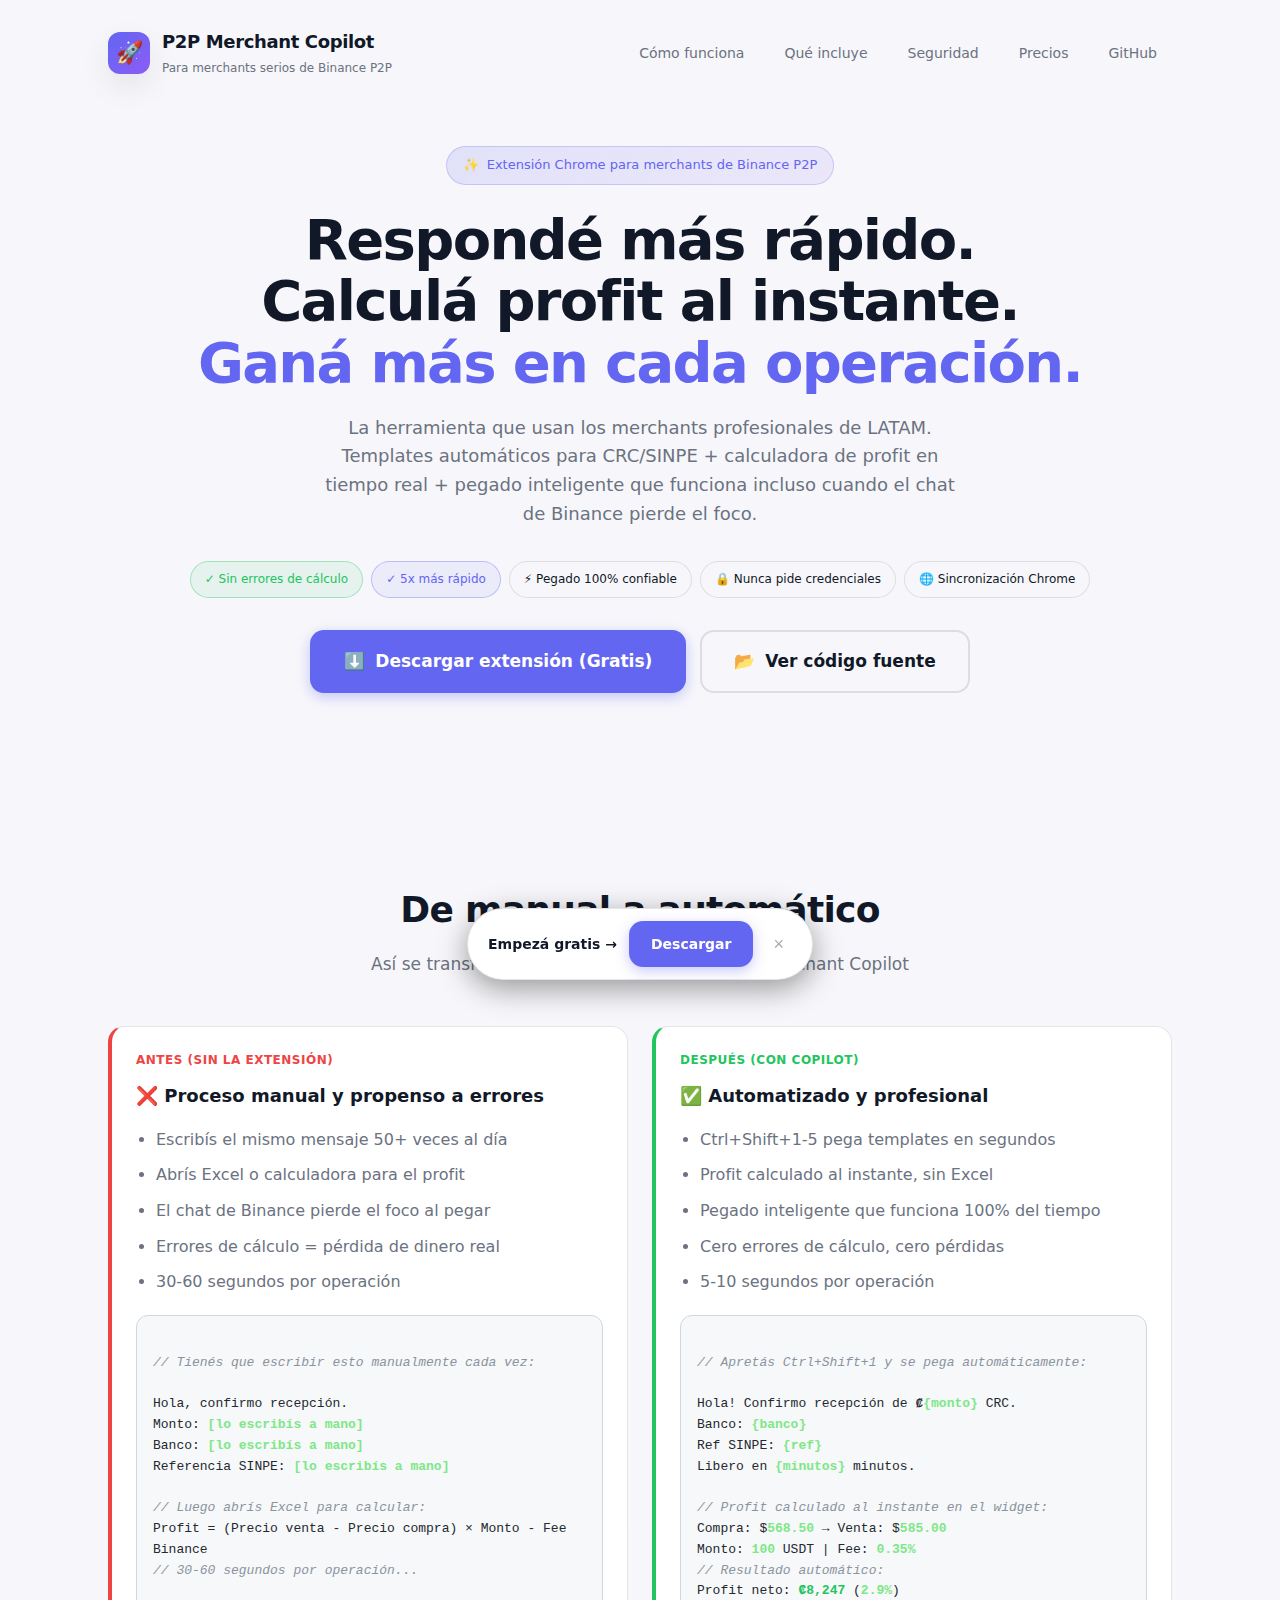
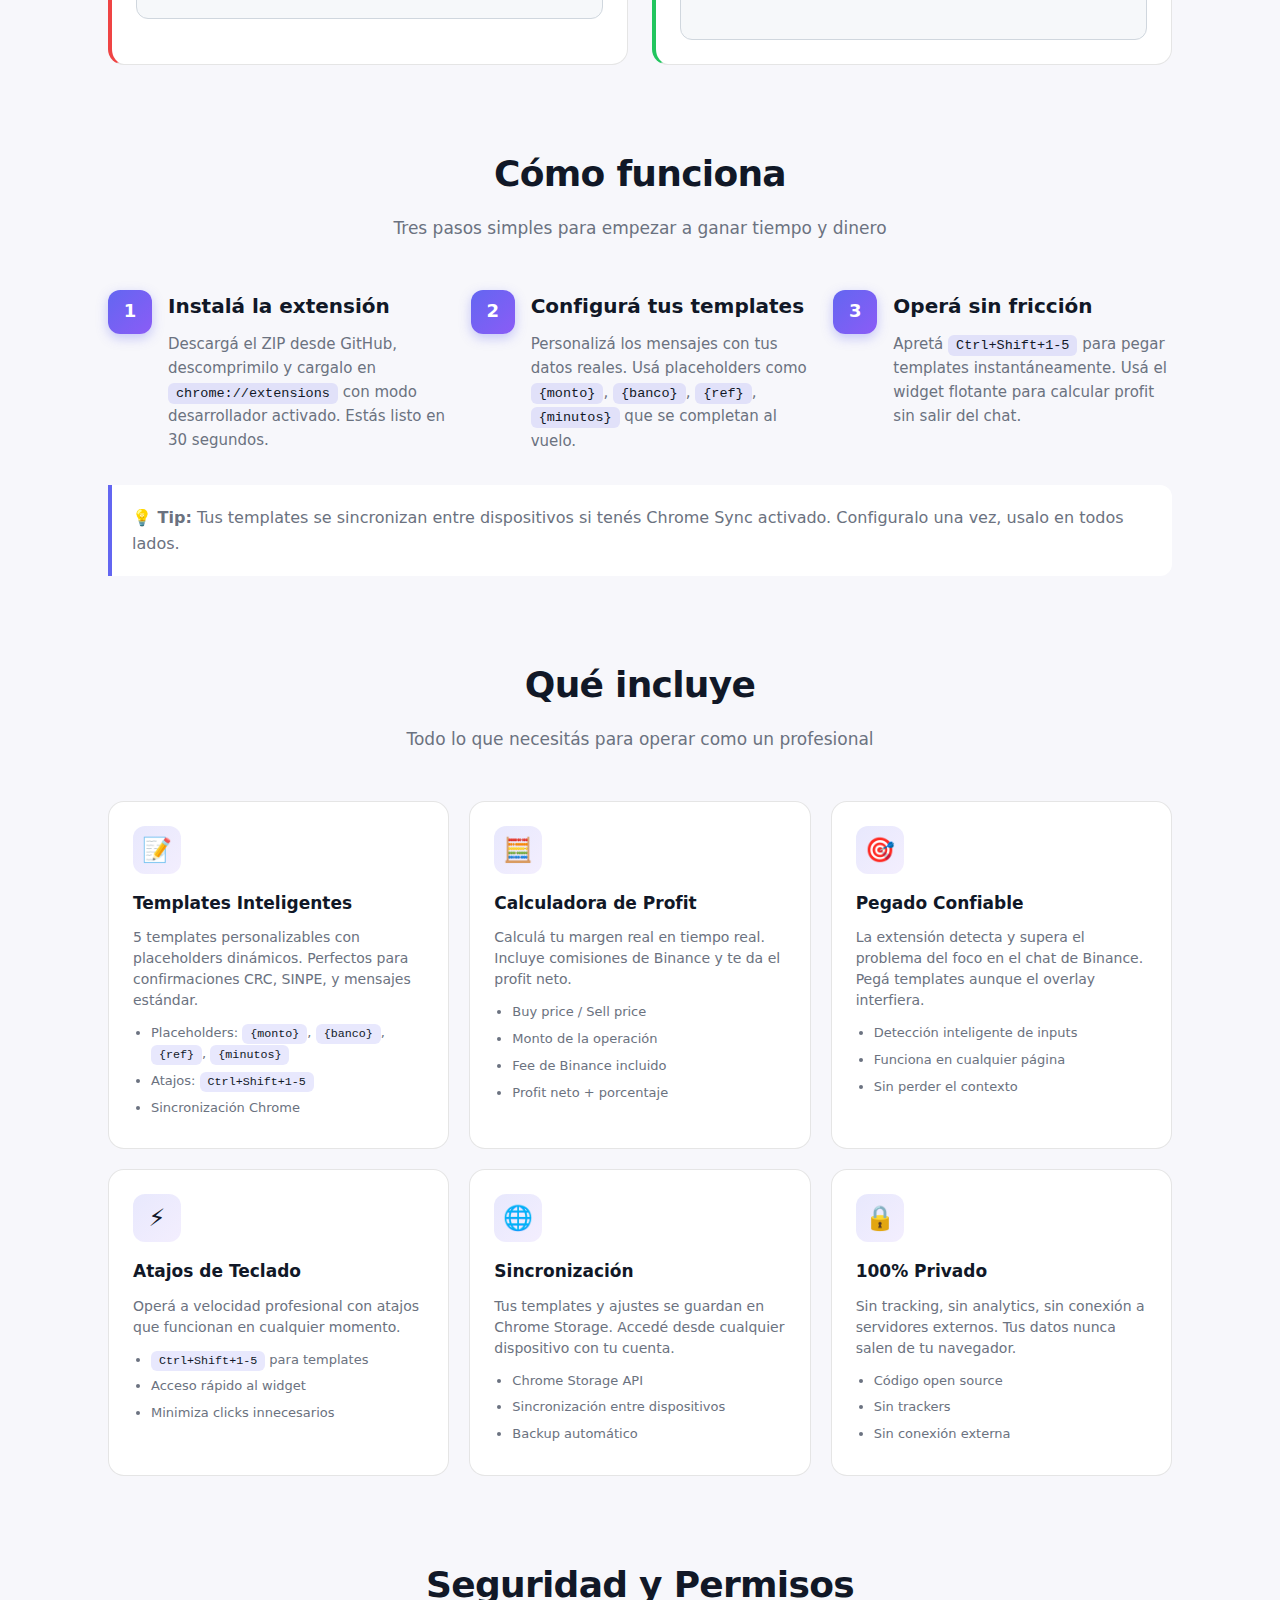
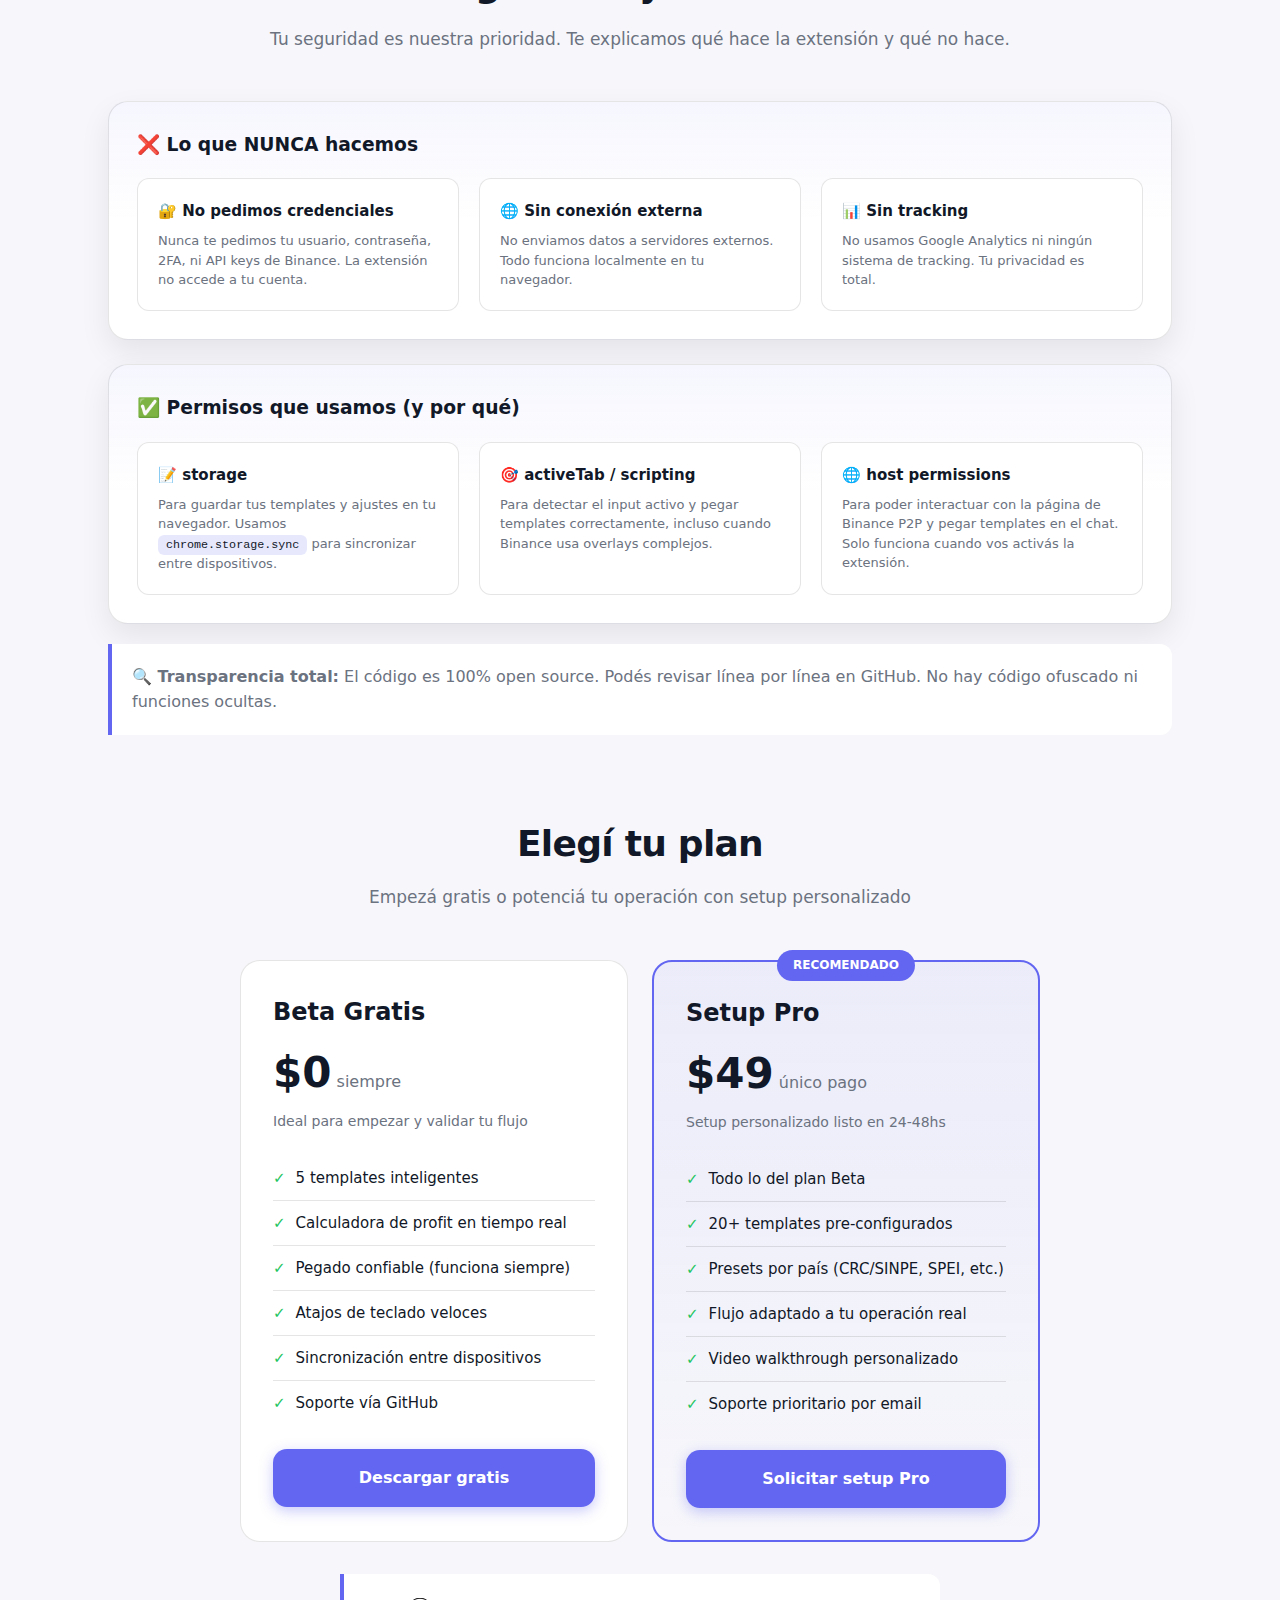
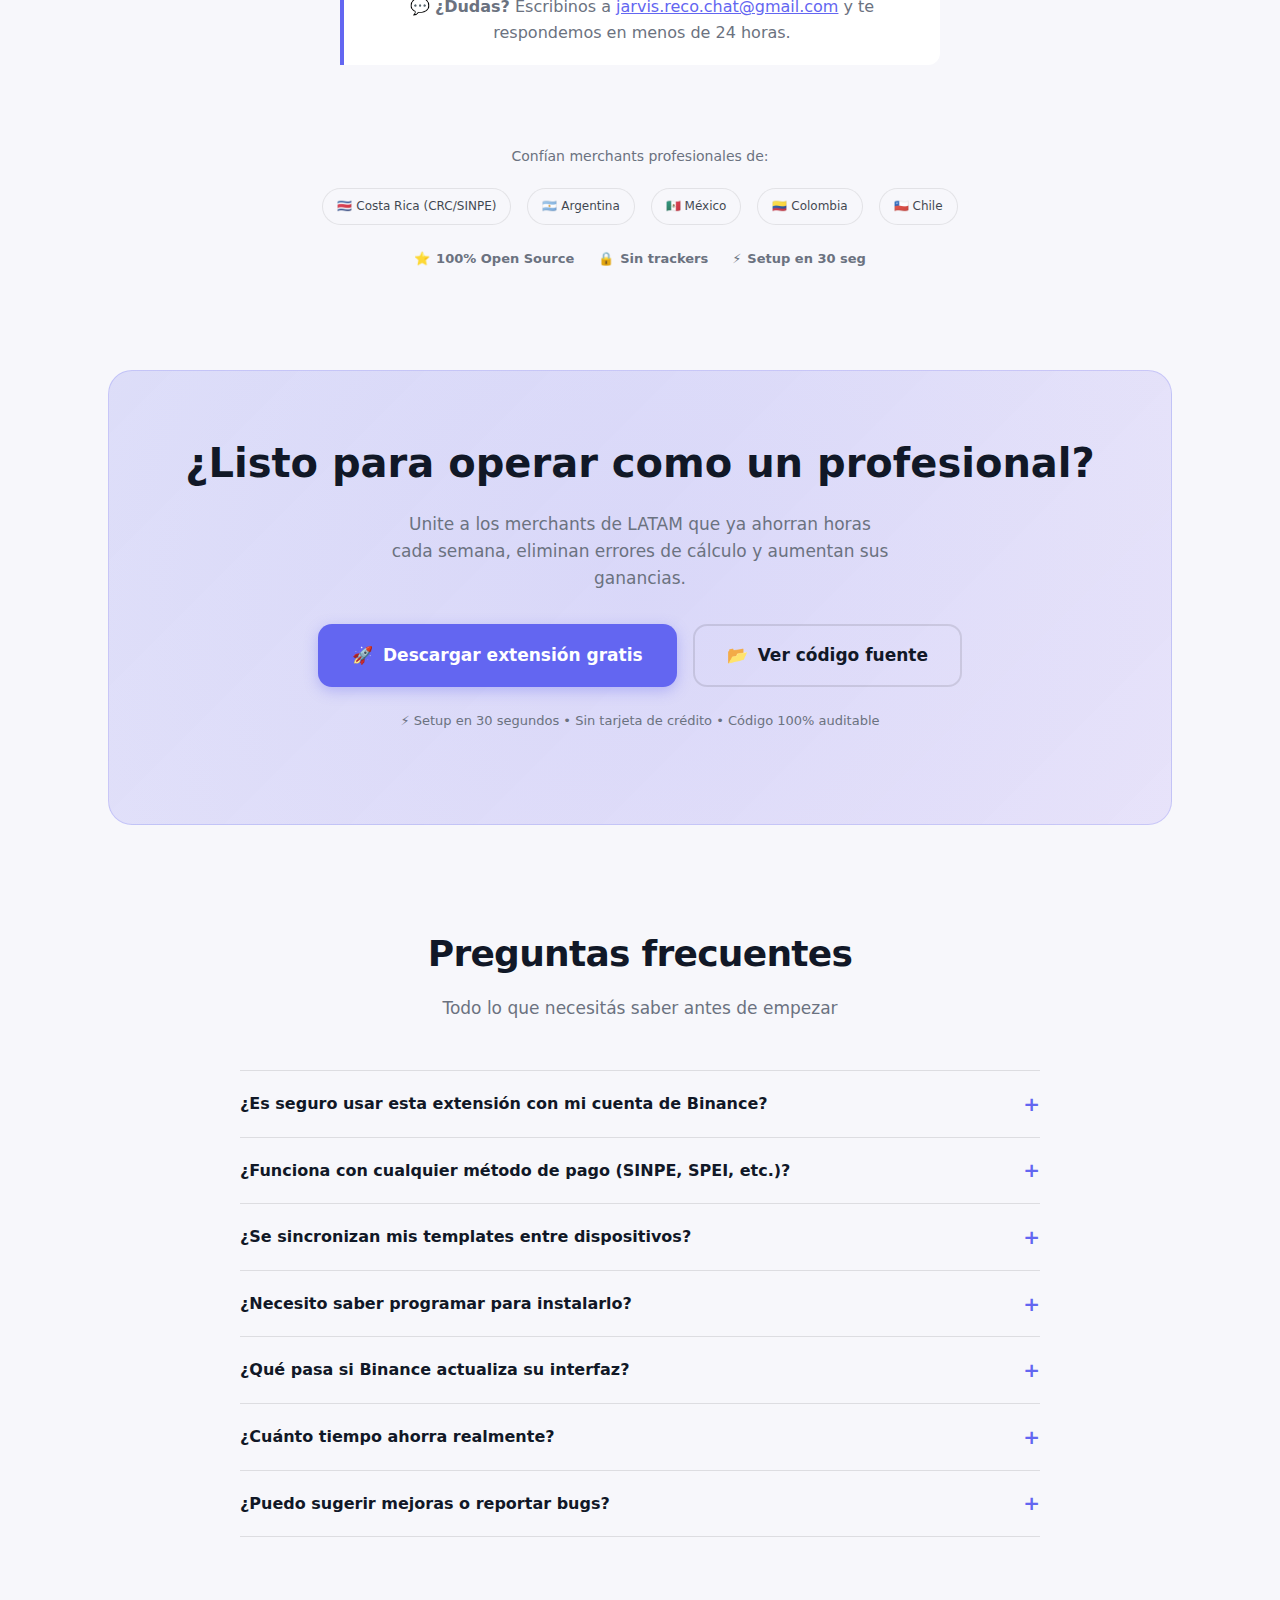
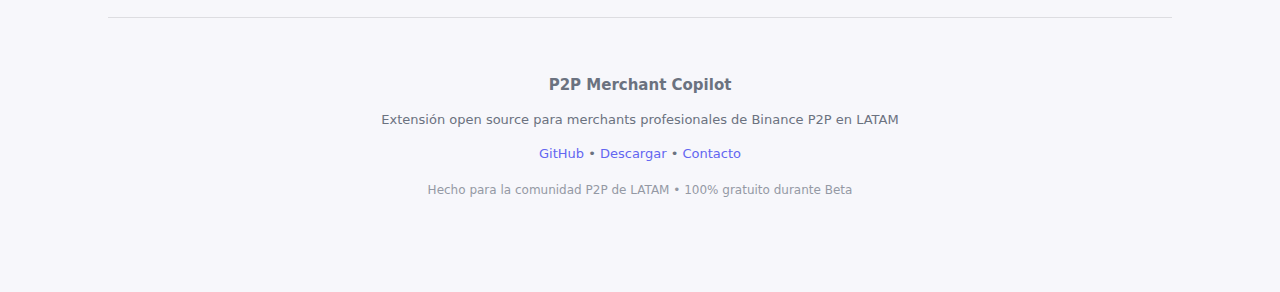
<file: index.html>
<!doctype html>
<html lang="es" style="color-scheme: dark light;">
<head>
  <meta charset="utf-8" />
  <meta name="viewport" content="width=device-width, initial-scale=1" />
  <meta name="theme-color" content="#0b0f14" />
  
  <!-- Primary Meta Tags -->
  <title>P2P Merchant Copilot — Extensión Chrome para Merchants Binance P2P</title>
  <meta name="description" content="La herramienta que usan los merchants profesionales de LATAM. Templates automáticos + calculadora de profit en tiempo real. Reduce errores, ahorra horas, aumenta tus ganancias." />
  <meta name="keywords" content="Binance P2P, merchant P2P, templates P2P, calculadora profit, CRC, SINPE, SPEI, trading P2P, extensión Chrome" />
  
  <!-- Open Graph / Facebook -->
  <meta property="og:type" content="website" />
  <meta property="og:url" content="https://jarvis-chiko-bot.github.io/p2p-merchant-copilot/" />
  <meta property="og:title" content="P2P Merchant Copilot — Extensión Chrome para Merchants Binance P2P" />
  <meta property="og:description" content="Templates automáticos + calculadora de profit en tiempo real. La herramienta que usan los merchants profesionales de LATAM para operar más rápido y sin errores." />
  <meta property="og:image" content="https://opengraph.githubassets.com/1/jarvis-chiko-bot/p2p-merchant-copilot" />
  <meta property="og:image:width" content="1200" />
  <meta property="og:image:height" content="600" />

  <!-- Twitter -->
  <meta name="twitter:card" content="summary_large_image" />
  <meta name="twitter:url" content="https://jarvis-chiko-bot.github.io/p2p-merchant-copilot/" />
  <meta name="twitter:title" content="P2P Merchant Copilot — Extensión Chrome para Merchants Binance P2P" />
  <meta name="twitter:description" content="Templates automáticos + calculadora de profit en tiempo real. La herramienta que usan los merchants profesionales de LATAM." />
  <meta name="twitter:image" content="https://opengraph.githubassets.com/1/jarvis-chiko-bot/p2p-merchant-copilot" />
  
  <!-- Favicon -->
  <link rel="icon" type="image/svg+xml" href="data:image/svg+xml,<svg xmlns='http://www.w3.org/2000/svg' viewBox='0 0 100 100'><rect fill='%236366f1' rx='20' width='100' height='100'/><text y='.9em' font-size='70' x='50%' text-anchor='middle' dominant-baseline='middle'>🚀</text></svg>" />

  <style>
    :root{
      --bg:#0b0f14;--card:#0f172a;--card2:#111827;--text:#e5e7eb;--muted:#9ca3af;
      --accent:#6366f1;--accent2:#22c55e;--danger:#ef4444;--border:rgba(255,255,255,.10);
      --shadow: 0 12px 30px rgba(0,0,0,.35);--focus-ring:rgba(99,102,241,.45);
    }
    @media (prefers-color-scheme: light){
      :root{--bg:#f7f7fb;--card:#ffffff;--card2:#ffffff;--text:#111827;--muted:#6b7280;--border:rgba(0,0,0,.10);--shadow: 0 12px 30px rgba(0,0,0,.08);--focus-ring:rgba(99,102,241,.4)}
    }

    *{box-sizing:border-box}
    html{scroll-behavior:smooth}
    body{margin:0;font-family:ui-sans-serif,system-ui,-apple-system,Segoe UI,Roboto,Helvetica,Arial; background:var(--bg); color:var(--text);line-height:1.6}
    a{color:inherit}
    .wrap{max-width:1100px;margin:0 auto;padding:28px 18px 80px}

    /* Accessibility */
    .skip{position:absolute;left:-9999px;top:16px;background:var(--accent);color:white;padding:12px 16px;border-radius:10px;text-decoration:none;font-weight:600;z-index:1000}
    .skip:focus{left:16px;outline:3px solid var(--focus-ring);outline-offset:3px}
    *:focus-visible{outline:3px solid var(--focus-ring);outline-offset:2px;border-radius:4px}
    
    /* Header */
    header{display:flex;gap:12px;align-items:center;justify-content:space-between;margin-bottom:28px;flex-wrap:wrap}
    .brand{display:flex;gap:12px;align-items:center}
    .logo{width:42px;height:42px;border-radius:12px;background:linear-gradient(135deg,var(--accent),#8b5cf6);box-shadow:var(--shadow);display:flex;align-items:center;justify-content:center;font-size:22px}
    .brand b{letter-spacing:-.02em;font-size:18px}
    .brand-tagline{font-size:12px;color:var(--muted);margin-top:2px}

    .nav{display:flex;gap:10px;flex-wrap:wrap;justify-content:flex-end}
    .link{font-size:14px;color:var(--muted);text-decoration:none;border:1px solid transparent;padding:10px 14px;border-radius:10px;transition:all .2s}
    .link:hover{border-color:var(--border);color:var(--text);background:var(--card)}

    /* Hero */
    .hero{text-align:center;padding:40px 0 60px}
    .hero-badge{display:inline-flex;align-items:center;gap:8px;background:linear-gradient(135deg,rgba(99,102,241,.15),rgba(139,92,246,.1));border:1px solid rgba(99,102,241,.25);padding:8px 16px;border-radius:999px;font-size:13px;color:var(--accent);margin-bottom:24px}
    h1{margin:0 0 20px 0;font-size:clamp(36px,6vw,56px);letter-spacing:-.03em;line-height:1.1;font-weight:800}
    .hero p{margin:0 auto 32px;max-width:640px;color:var(--muted);font-size:18px;line-height:1.6}
    .hero-cta{display:flex;flex-wrap:wrap;gap:14px;justify-content:center;margin-bottom:48px}
    .btn{display:inline-flex;gap:10px;align-items:center;justify-content:center;text-decoration:none;background:var(--accent);color:white;padding:14px 28px;border-radius:14px;font-weight:700;font-size:16px;border:2px solid transparent;transition:all .2s;box-shadow:0 4px 14px rgba(99,102,241,.35);position:relative;overflow:hidden}
    .btn:hover{transform:translateY(-2px);box-shadow:0 8px 25px rgba(99,102,241,.5)}
    .btn:active{transform:translateY(0)}
    .btn.secondary{background:transparent;border-color:var(--border);color:var(--text);box-shadow:none}
    .btn.secondary:hover{background:var(--card);border-color:var(--accent);color:var(--accent)}
    .btn.large{padding:16px 32px;font-size:17px}

    /* Sections */
    section{margin:80px 0}
    .section-header{text-align:center;margin-bottom:48px}
    .section-header h2{margin:0 0 12px 0;font-size:clamp(28px,4vw,36px);letter-spacing:-.02em}
    .section-header p{margin:0;color:var(--muted);font-size:17px}

    /* Cards */
    .card{background:linear-gradient(180deg,rgba(99,102,241,.06),transparent 50%), var(--card2);border:1px solid var(--border);border-radius:20px;padding:28px;box-shadow:var(--shadow)}
    .grid2{display:grid;grid-template-columns:repeat(2,1fr);gap:20px}
    .grid3{display:grid;grid-template-columns:repeat(3,1fr);gap:20px}
    .grid4{display:grid;grid-template-columns:repeat(4,1fr);gap:20px}
    @media (max-width:980px){.grid2,.grid3,.grid4{grid-template-columns:1fr}}

    /* Before/After */
    .comparison{display:grid;grid-template-columns:1fr 1fr;gap:24px}
    @media (max-width:768px){.comparison{grid-template-columns:1fr}}
    .comparison-box{background:var(--card);border:1px solid var(--border);border-radius:16px;padding:24px}
    .comparison-box.before{border-left:4px solid var(--danger)}
    .comparison-box.after{border-left:4px solid var(--accent2)}
    .comparison-label{font-size:12px;font-weight:700;text-transform:uppercase;letter-spacing:0.5px;margin-bottom:12px;color:var(--muted)}
    .comparison-box.before .comparison-label{color:var(--danger)}
    .comparison-box.after .comparison-label{color:var(--accent2)}
    .comparison-box h4{margin:0 0 16px 0;font-size:18px}
    .comparison-box ul{margin:0 0 20px 20px;padding:0;color:var(--muted)}
    .comparison-box li{margin:10px 0}
    
    /* Code blocks */
    .code-block{background:#0d1117;border:1px solid #30363d;border-radius:12px;padding:16px;font-family:ui-monospace,SFMono-Regular,Menlo,Monaco,Consolas,"Liberation Mono","Courier New",monospace;font-size:13px;line-height:1.6;overflow-x:auto;color:#e6edf3;white-space:pre-wrap;word-break:break-word}
    @media (prefers-color-scheme: light){.code-block{background:#f6f8fa;border-color:#d0d7de;color:#24292f}}
    .code-block .comment{color:#8b949e;font-style:italic}
    .code-block .highlight{color:#7ee787;font-weight:600}
    .code-block .highlight-pink{color:#f778ba;font-weight:600}
    .code-block .highlight-blue{color:#79c0ff;font-weight:600}
    
    /* Steps */
    .steps{display:flex;gap:24px;counter-reset:step}
    @media (max-width:768px){.steps{flex-direction:column}}
    .step{flex:1;position:relative;padding-left:60px}
    .step::before{counter-increment:step;content:counter(step);position:absolute;left:0;top:0;width:44px;height:44px;background:linear-gradient(135deg,var(--accent),#8b5cf6);border-radius:12px;display:flex;align-items:center;justify-content:center;font-weight:800;font-size:18px;color:white;box-shadow:0 4px 12px rgba(99,102,241,.35)}
    .step h3{margin:0 0 10px 0;font-size:20px}
    .step p{margin:0;color:var(--muted);font-size:15px}

    /* Features */
    .feature{background:var(--card);border:1px solid var(--border);border-radius:16px;padding:24px;transition:all .2s}
    .feature:hover{transform:translateY(-4px);box-shadow:0 12px 30px rgba(0,0,0,.2)}
    .feature-icon{width:48px;height:48px;background:linear-gradient(135deg,rgba(99,102,241,.15),rgba(139,92,246,.1));border-radius:12px;display:flex;align-items:center;justify-content:center;font-size:24px;margin-bottom:16px}
    .feature h3{margin:0 0 10px 0;font-size:17px}
    .feature p{margin:0;color:var(--muted);font-size:14px;line-height:1.5}
    .feature ul{margin:12px 0 0 18px;padding:0;color:var(--muted);font-size:13px}
    .feature li{margin:6px 0}

    /* Pricing */
    .pricing{display:grid;grid-template-columns:1fr 1fr;gap:24px;max-width:800px;margin:0 auto}
    @media (max-width:768px){.pricing{grid-template-columns:1fr}}
    .pricing-card{background:var(--card);border:1px solid var(--border);border-radius:20px;padding:32px;position:relative}
    .pricing-card.featured{border:2px solid var(--accent);background:linear-gradient(180deg,rgba(99,102,241,.08),transparent)}
    .pricing-badge{position:absolute;top:-12px;left:50%;transform:translateX(-50%);background:var(--accent);color:white;padding:6px 16px;border-radius:999px;font-size:12px;font-weight:700}
    .pricing-name{font-size:24px;font-weight:800;margin-bottom:8px}
    .pricing-price{font-size:42px;font-weight:800;margin-bottom:4px}
    .pricing-price span{font-size:16px;font-weight:500;color:var(--muted)}
    .pricing-desc{color:var(--muted);margin-bottom:24px;font-size:14px}
    .pricing-features{list-style:none;margin:0 0 24px 0;padding:0}
    .pricing-features li{padding:10px 0;border-bottom:1px solid var(--border);display:flex;align-items:center;gap:10px;font-size:15px}
    .pricing-features li:last-child{border-bottom:none}
    .check{color:var(--accent2);font-weight:700}

    /* Security */
    .security-grid{display:grid;grid-template-columns:repeat(3,1fr);gap:20px}
    @media (max-width:768px){.security-grid{grid-template-columns:1fr}}
    .security-item{background:var(--card);border:1px solid var(--border);border-radius:12px;padding:20px}
    .security-item h4{margin:0 0 8px 0;font-size:15px;display:flex;align-items:center;gap:8px}
    .security-item p{margin:0;color:var(--muted);font-size:13px;line-height:1.5}

    /* CTA Section */
    .cta-section{background:linear-gradient(135deg,rgba(99,102,241,.15),rgba(139,92,246,.1));border:1px solid rgba(99,102,241,.25);border-radius:24px;padding:60px 40px;text-align:center;margin:100px 0;position:relative;overflow:hidden}
    .cta-section::before{content:'';position:absolute;top:-50%;left:-50%;width:200%;height:200%;background:radial-gradient(circle,rgba(99,102,241,.1) 0%,transparent 70%);pointer-events:none}
    .cta-section h2{margin:0 0 16px 0;font-size:clamp(28px,4vw,40px);position:relative}
    .cta-section p{margin:0 0 32px 0;color:var(--muted);font-size:17px;max-width:500px;margin-left:auto;margin-right:auto;position:relative}

    /* FAQ */
    .faq{max-width:800px;margin:0 auto}
    .faq details{border-top:1px solid var(--border);padding:20px 0}
    .faq details:last-child{border-bottom:1px solid var(--border)}
    .faq summary{cursor:pointer;color:var(--text);font-weight:650;font-size:16px;list-style:none;position:relative;padding-right:30px}
    .faq summary::-webkit-details-marker{display:none}
    .faq summary::after{content:'+';position:absolute;right:0;top:50%;transform:translateY(-50%);font-size:20px;color:var(--accent);transition:transform .2s}
    .faq details[open] summary::after{transform:translateY(-50%) rotate(45deg)}
    .faq p{margin:16px 0 0 0;color:var(--muted)}
    .faq ul{margin:12px 0 0 20px;color:var(--muted)}
    .faq li{margin:8px 0}

    /* Footer */
    footer{margin-top:80px;padding-top:40px;border-top:1px solid var(--border);color:var(--muted);font-size:13px;text-align:center}
    footer a{color:var(--accent);text-decoration:none}

    /* Badges */
    .badges{display:flex;flex-wrap:wrap;gap:8px;justify-content:center;margin-bottom:32px}
    .badge{font-size:12px;padding:8px 14px;border-radius:999px;border:1px solid var(--border);color:var(--text);background:rgba(255,255,255,.03);display:flex;align-items:center;gap:6px}
    .badge.green{border-color:rgba(34,197,94,.35);color:var(--accent2);background:rgba(34,197,94,.08)}
    .badge.purple{border-color:rgba(99,102,241,.35);color:var(--accent);background:rgba(99,102,241,.08)}

    /* Utilities */
    code{background:rgba(99,102,241,.15);color:var(--text);padding:3px 8px;border-radius:6px;font-family:ui-monospace,SFMono-Regular,Menlo,Monaco,Consolas,"Liberation Mono","Courier New",monospace;font-size:.9em}
    .highlight-box{background:var(--card);border-left:4px solid var(--accent);padding:20px;border-radius:0 12px 12px 0;margin:20px 0}
    .highlight-box p{margin:0;color:var(--muted)}

    /* Reduced motion */
    @media (prefers-reduced-motion:reduce){
      html{scroll-behavior:auto}
      .btn,.feature{transition:none}
      .btn:hover,.feature:hover{transform:none}
    }
    
    /* Mobile adjustments */
    @media (max-width:480px){
      .wrap{padding:20px 16px 60px}
      .hero{padding:20px 0 40px}
      .btn{width:100%;min-height:48px}
      .hero-cta{flex-direction:column}
      section{margin:60px 0}
      .cta-section{padding:40px 24px}
      .code-block{font-size:12px;padding:12px}
      .comparison-box{padding:16px}
      .step{padding-left:0;padding-top:60px}
      .link{min-height:44px;display:flex;align-items:center}
    }

    /* Better touch targets */
    @media (pointer: coarse) {
      .btn, .link, button {min-height:44px}
      .feature {padding:20px}
    }
    
    /* Prevent horizontal scroll */
    html,body{overflow-x:hidden}
    
    /* Smooth scroll for anchor links */
    html{scroll-padding-top:20px}
  </style>
</head>

<body>
  <a class="skip" href="#main">Saltar al contenido principal</a>

  <div class="wrap">
    <header>
      <div class="brand">
        <div class="logo" aria-hidden="true">🚀</div>
        <div>
          <b>P2P Merchant Copilot</b>
          <div class="brand-tagline">Para merchants serios de Binance P2P</div>
        </div>
      </div>
      <nav class="nav" aria-label="Navegación principal">
        <a class="link" href="#como-funciona">Cómo funciona</a>
        <a class="link" href="#que-incluye">Qué incluye</a>
        <a class="link" href="#seguridad">Seguridad</a>
        <a class="link" href="#precios">Precios</a>
        <a class="link" href="https://github.com/jarvis-chiko-bot/p2p-merchant-copilot">GitHub</a>
      </nav>
    </header>

    <main id="main">
      <!-- Hero Section -->
      <section class="hero" style="margin-top:20px">
        <div class="hero-badge">
          <span>✨</span>
          <span>Extensión Chrome para merchants de Binance P2P</span>
        </div>
        
         <h1>Respondé más rápido.<br>Calculá profit al instante.<br><span style="color:var(--accent)">Ganá más en cada operación.</span></h1>
         
         <p>La herramienta que usan los merchants profesionales de LATAM. Templates automáticos para CRC/SINPE + calculadora de profit en tiempo real + pegado inteligente que funciona incluso cuando el chat de Binance pierde el foco.</p>
        
         <div class="badges">
          <span class="badge green">✓ Sin errores de cálculo</span>
          <span class="badge purple">✓ 5x más rápido</span>
          <span class="badge">⚡ Pegado 100% confiable</span>
          <span class="badge">🔒 Nunca pide credenciales</span>
          <span class="badge">🌐 Sincronización Chrome</span>
        </div>

        <div class="hero-cta">
          <a class="btn large" href="https://github.com/jarvis-chiko-bot/p2p-merchant-copilot/releases/tag/v1.0.0">
            <span>⬇️</span>
            <span>Descargar extensión (Gratis)</span>
          </a>
          <a class="btn secondary large" href="https://github.com/jarvis-chiko-bot/p2p-merchant-copilot">
            <span>📂</span>
            <span>Ver código fuente</span>
          </a>
        </div>
      </section>

       <!-- Before/After Section -->
      <section id="antes-despues">
        <div class="section-header">
          <h2>De manual a automático</h2>
          <p>Así se transforma tu operación diaria con P2P Merchant Copilot</p>
        </div>
        
        <div class="comparison">
           <div class="comparison-box before">
            <div class="comparison-label">Antes (sin la extensión)</div>
            <h4>❌ Proceso manual y propenso a errores</h4>
            <ul>
              <li>Escribís el mismo mensaje 50+ veces al día</li>
              <li>Abrís Excel o calculadora para el profit</li>
              <li>El chat de Binance pierde el foco al pegar</li>
              <li>Errores de cálculo = pérdida de dinero real</li>
              <li>30-60 segundos por operación</li>
            </ul>
             <div class="code-block">
<span class="comment">// Tienés que escribir esto manualmente cada vez:</span>

Hola, confirmo recepción.
Monto: <span class="highlight">[lo escribís a mano]</span>
Banco: <span class="highlight">[lo escribís a mano]</span>
Referencia SINPE: <span class="highlight">[lo escribís a mano]</span>

<span class="comment">// Luego abrís Excel para calcular:</span>
Profit = (Precio venta - Precio compra) × Monto - Fee Binance
<span class="comment">// 30-60 segundos por operación...</span>
          </div>
        </div>
        
        <div class="comparison-box after">
            <div class="comparison-label">Después (con Copilot)</div>
            <h4>✅ Automatizado y profesional</h4>
            <ul>
              <li>Ctrl+Shift+1-5 pega templates en segundos</li>
              <li>Profit calculado al instante, sin Excel</li>
              <li>Pegado inteligente que funciona 100% del tiempo</li>
              <li>Cero errores de cálculo, cero pérdidas</li>
              <li>5-10 segundos por operación</li>
            </ul>
             <div class="code-block">
<span class="comment">// Apretás Ctrl+Shift+1 y se pega automáticamente:</span>

Hola! Confirmo recepción de ₡<span class="highlight">{monto}</span> CRC.
Banco: <span class="highlight">{banco}</span>
Ref SINPE: <span class="highlight">{ref}</span>
Libero en <span class="highlight">{minutos}</span> minutos.

<span class="comment">// Profit calculado al instante en el widget:</span>
Compra: $<span class="highlight">568.50</span> → Venta: $<span class="highlight">585.00</span>
Monto: <span class="highlight">100</span> USDT | Fee: <span class="highlight">0.35%</span>
<span class="comment">// Resultado automático:</span>
Profit neto: <span class="highlight" style="color:var(--accent2)">₡8,247</span> (<span class="highlight">2.9%</span>)
          </div>
        </div>
      </section>

      <!-- How it Works Section -->
      <section id="como-funciona">
        <div class="section-header">
          <h2>Cómo funciona</h2>
          <p>Tres pasos simples para empezar a ganar tiempo y dinero</p>
        </div>
        
         <div class="steps">
          <div class="step">
            <h3>Instalá la extensión</h3>
            <p>Descargá el ZIP desde GitHub, descomprimilo y cargalo en <code>chrome://extensions</code> con modo desarrollador activado. Estás listo en 30 segundos.</p>
          </div>
          <div class="step">
            <h3>Configurá tus templates</h3>
            <p>Personalizá los mensajes con tus datos reales. Usá placeholders como <code>{monto}</code>, <code>{banco}</code>, <code>{ref}</code>, <code>{minutos}</code> que se completan al vuelo.</p>
          </div>
          <div class="step">
            <h3>Operá sin fricción</h3>
            <p>Apretá <code>Ctrl+Shift+1-5</code> para pegar templates instantáneamente. Usá el widget flotante para calcular profit sin salir del chat.</p>
          </div>
        </div>
        
        <div class="highlight-box" style="margin-top:32px">
          <p><strong>💡 Tip:</strong> Tus templates se sincronizan entre dispositivos si tenés Chrome Sync activado. Configuralo una vez, usalo en todos lados.</p>
        </div>
      </section>

      <!-- Features Section -->
      <section id="que-incluye">
        <div class="section-header">
          <h2>Qué incluye</h2>
          <p>Todo lo que necesitás para operar como un profesional</p>
        </div>
        
        <div class="grid3">
          <div class="feature">
            <div class="feature-icon">📝</div>
            <h3>Templates Inteligentes</h3>
            <p>5 templates personalizables con placeholders dinámicos. Perfectos para confirmaciones CRC, SINPE, y mensajes estándar.</p>
            <ul>
              <li>Placeholders: <code>{monto}</code>, <code>{banco}</code>, <code>{ref}</code>, <code>{minutos}</code></li>
              <li>Atajos: <code>Ctrl+Shift+1-5</code></li>
              <li>Sincronización Chrome</li>
            </ul>
          </div>
          
          <div class="feature">
            <div class="feature-icon">🧮</div>
            <h3>Calculadora de Profit</h3>
            <p>Calculá tu margen real en tiempo real. Incluye comisiones de Binance y te da el profit neto.</p>
            <ul>
              <li>Buy price / Sell price</li>
              <li>Monto de la operación</li>
              <li>Fee de Binance incluido</li>
              <li>Profit neto + porcentaje</li>
            </ul>
          </div>
          
          <div class="feature">
            <div class="feature-icon">🎯</div>
            <h3>Pegado Confiable</h3>
            <p>La extensión detecta y supera el problema del foco en el chat de Binance. Pegá templates aunque el overlay interfiera.</p>
            <ul>
              <li>Detección inteligente de inputs</li>
              <li>Funciona en cualquier página</li>
              <li>Sin perder el contexto</li>
            </ul>
          </div>
          
          <div class="feature">
            <div class="feature-icon">⚡</div>
            <h3>Atajos de Teclado</h3>
            <p>Operá a velocidad profesional con atajos que funcionan en cualquier momento.</p>
            <ul>
              <li><code>Ctrl+Shift+1-5</code> para templates</li>
              <li>Acceso rápido al widget</li>
              <li>Minimiza clicks innecesarios</li>
            </ul>
          </div>
          
          <div class="feature">
            <div class="feature-icon">🌐</div>
            <h3>Sincronización</h3>
            <p>Tus templates y ajustes se guardan en Chrome Storage. Accedé desde cualquier dispositivo con tu cuenta.</p>
            <ul>
              <li>Chrome Storage API</li>
              <li>Sincronización entre dispositivos</li>
              <li>Backup automático</li>
            </ul>
          </div>
          
          <div class="feature">
            <div class="feature-icon">🔒</div>
            <h3>100% Privado</h3>
            <p>Sin tracking, sin analytics, sin conexión a servidores externos. Tus datos nunca salen de tu navegador.</p>
            <ul>
              <li>Código open source</li>
              <li>Sin trackers</li>
              <li>Sin conexión externa</li>
            </ul>
          </div>
        </div>
      </section>

      <!-- Security Section -->
      <section id="seguridad">
        <div class="section-header">
          <h2>Seguridad y Permisos</h2>
          <p>Tu seguridad es nuestra prioridad. Te explicamos qué hace la extensión y qué no hace.</p>
        </div>
        
        <div class="card" style="margin-bottom:24px">
          <h3 style="margin-top:0">❌ Lo que NUNCA hacemos</h3>
          <div class="security-grid">
            <div class="security-item">
              <h4>🔐 No pedimos credenciales</h4>
              <p>Nunca te pedimos tu usuario, contraseña, 2FA, ni API keys de Binance. La extensión no accede a tu cuenta.</p>
            </div>
            <div class="security-item">
              <h4>🌐 Sin conexión externa</h4>
              <p>No enviamos datos a servidores externos. Todo funciona localmente en tu navegador.</p>
            </div>
            <div class="security-item">
              <h4>📊 Sin tracking</h4>
              <p>No usamos Google Analytics ni ningún sistema de tracking. Tu privacidad es total.</p>
            </div>
          </div>
        </div>
        
        <div class="card">
          <h3 style="margin-top:0">✅ Permisos que usamos (y por qué)</h3>
          <div class="security-grid">
            <div class="security-item">
              <h4>📝 storage</h4>
              <p>Para guardar tus templates y ajustes en tu navegador. Usamos <code>chrome.storage.sync</code> para sincronizar entre dispositivos.</p>
            </div>
            <div class="security-item">
              <h4>🎯 activeTab / scripting</h4>
              <p>Para detectar el input activo y pegar templates correctamente, incluso cuando Binance usa overlays complejos.</p>
            </div>
            <div class="security-item">
              <h4>🌐 host permissions</h4>
              <p>Para poder interactuar con la página de Binance P2P y pegar templates en el chat. Solo funciona cuando vos activás la extensión.</p>
            </div>
          </div>
        </div>
        
        <div class="highlight-box">
          <p><strong>🔍 Transparencia total:</strong> El código es 100% open source. Podés revisar línea por línea en GitHub. No hay código ofuscado ni funciones ocultas.</p>
        </div>
      </section>

      <!-- Pricing Section -->
      <section id="precios">
        <div class="section-header">
          <h2>Elegí tu plan</h2>
          <p>Empezá gratis o potenciá tu operación con setup personalizado</p>
        </div>
        
         <div class="pricing">
          <div class="pricing-card">
            <div class="pricing-name">Beta Gratis</div>
            <div class="pricing-price">$0<span> siempre</span></div>
            <div class="pricing-desc">Ideal para empezar y validar tu flujo</div>
            <ul class="pricing-features">
              <li><span class="check">✓</span> 5 templates inteligentes</li>
              <li><span class="check">✓</span> Calculadora de profit en tiempo real</li>
              <li><span class="check">✓</span> Pegado confiable (funciona siempre)</li>
              <li><span class="check">✓</span> Atajos de teclado veloces</li>
              <li><span class="check">✓</span> Sincronización entre dispositivos</li>
              <li><span class="check">✓</span> Soporte vía GitHub</li>
            </ul>
            <a class="btn" href="https://github.com/jarvis-chiko-bot/p2p-merchant-copilot/releases/tag/v1.0.0" style="width:100%">Descargar gratis</a>
          </div>
          
          <div class="pricing-card featured">
            <div class="pricing-badge">RECOMENDADO</div>
            <div class="pricing-name">Setup Pro</div>
            <div class="pricing-price">$49<span> único pago</span></div>
            <div class="pricing-desc">Setup personalizado listo en 24-48hs</div>
            <ul class="pricing-features">
              <li><span class="check">✓</span> Todo lo del plan Beta</li>
              <li><span class="check">✓</span> 20+ templates pre-configurados</li>
              <li><span class="check">✓</span> Presets por país (CRC/SINPE, SPEI, etc.)</li>
              <li><span class="check">✓</span> Flujo adaptado a tu operación real</li>
              <li><span class="check">✓</span> Video walkthrough personalizado</li>
              <li><span class="check">✓</span> Soporte prioritario por email</li>
            </ul>
            <a class="btn" href="mailto:jarvis.reco.chat@gmail.com?subject=Solicitud%20Setup%20Pro%20P2P%20Merchant%20Copilot" style="width:100%">Solicitar setup Pro</a>
          </div>
        </div>
        
        <div class="highlight-box" style="text-align:center;max-width:600px;margin:32px auto 0">
          <p>💬 <strong>¿Dudas?</strong> Escribinos a <a href="mailto:jarvis.reco.chat@gmail.com" style="color:var(--accent)">jarvis.reco.chat@gmail.com</a> y te respondemos en menos de 24 horas.</p>
        </div>
      </section>

       <!-- Social Proof -->
      <section style="text-align:center;margin:60px 0">
        <p style="color:var(--muted);font-size:14px;margin-bottom:20px">Confían merchants profesionales de:</p>
        <div style="display:flex;flex-wrap:wrap;gap:16px;justify-content:center;opacity:0.8">
          <span class="badge">🇨🇷 Costa Rica (CRC/SINPE)</span>
          <span class="badge">🇦🇷 Argentina</span>
          <span class="badge">🇲🇽 México</span>
          <span class="badge">🇨🇴 Colombia</span>
          <span class="badge">🇨🇱 Chile</span>
        </div>
        <div style="margin-top:24px;display:flex;flex-wrap:wrap;gap:24px;justify-content:center;align-items:center;font-size:13px;color:var(--muted)">
          <span style="display:flex;align-items:center;gap:6px">⭐ <strong>100% Open Source</strong></span>
          <span style="display:flex;align-items:center;gap:6px">🔒 <strong>Sin trackers</strong></span>
          <span style="display:flex;align-items:center;gap:6px">⚡ <strong>Setup en 30 seg</strong></span>
        </div>
      </section>

      <!-- CTA Section -->
      <section class="cta-section">
        <h2>¿Listo para operar como un profesional?</h2>
        <p>Unite a los merchants de LATAM que ya ahorran horas cada semana, eliminan errores de cálculo y aumentan sus ganancias.</p>
        <div style="display:flex;gap:16px;justify-content:center;flex-wrap:wrap">
          <a class="btn large" href="https://github.com/jarvis-chiko-bot/p2p-merchant-copilot/releases/tag/v1.0.0">
            <span>🚀</span>
            <span>Descargar extensión gratis</span>
          </a>
          <a class="btn secondary large" href="https://github.com/jarvis-chiko-bot/p2p-merchant-copilot">
            <span>📂</span>
            <span>Ver código fuente</span>
          </a>
        </div>
        <p style="margin-top:24px;font-size:13px;color:var(--muted)">⚡ Setup en 30 segundos • Sin tarjeta de crédito • Código 100% auditable</p>
      </section>

       <!-- FAQ Section -->
      <section id="faq">
        <div class="section-header">
          <h2>Preguntas frecuentes</h2>
          <p>Todo lo que necesitás saber antes de empezar</p>
        </div>

        <div class="faq">
          <details>
            <summary>¿Es seguro usar esta extensión con mi cuenta de Binance?</summary>
            <p>Totalmente seguro. La extensión <strong>nunca</strong> accede a tu cuenta de Binance, no pide credenciales ni API keys, y no intercepta datos sensibles. Solo facilita el pegado de texto en inputs de chat. El código es 100% open source y auditable.</p>
          </details>

          <details>
            <summary>¿Funciona con cualquier método de pago (SINPE, SPEI, etc.)?</summary>
            <p>Sí. Los templates son completamente personalizables. Ya viene con placeholders para montos, bancos, referencias y tiempos. Podés adaptarlos a SINPE (Costa Rica), SPEI (México), transferencias bancarias de cualquier país, o incluso efectivo.</p>
          </details>

          <details>
            <summary>¿Se sincronizan mis templates entre dispositivos?</summary>
            <p>Sí, si tenés Chrome Sync activado en tu cuenta de Google. Tus templates y configuraciones se guardan en tu cuenta de Chrome y están disponibles en todos tus dispositivos automáticamente.</p>
          </details>

          <details>
            <summary>¿Necesito saber programar para instalarlo?</summary>
            <p>No. La instalación es simple: descargás el ZIP, lo descomprimís, y cargás la carpeta en chrome://extensions con modo desarrollador activado. Hay un video tutorial paso a paso incluido.</p>
          </details>

          <details>
            <summary>¿Qué pasa si Binance actualiza su interfaz?</summary>
            <p>La función principal de templates (Ctrl+Shift+1-5) funciona en cualquier página web, así que no depende de la UI de Binance. Para el pegado inteligente en el chat, actualizamos la extensión regularmente. Al ser open source, la comunidad también contribuye con mejoras.</p>
          </details>

          <details>
            <summary>¿Cuánto tiempo ahorra realmente?</summary>
            <p>Los merchants reportan reducir el tiempo por operación de 30-60 segundos a 5-10 segundos. Si hacés 50 operaciones por día, eso son <strong>+2 horas ahorradas semanalmente</strong>. Además, eliminás errores de cálculo que pueden costarte dinero.</p>
          </details>

          <details>
            <summary>¿Puedo sugerir mejoras o reportar bugs?</summary>
            <p>¡Absolutamente! Abrí un issue en GitHub o escribinos a jarvis.reco.chat@gmail.com. Priorizamos funciones que beneficien a toda la comunidad. Al ser open source, también podés contribuir directamente con código.</p>
          </details>
        </div>
      </section>

      <footer>
        <p style="font-size:15px;font-weight:600;margin-bottom:8px">P2P Merchant Copilot</p>
        <p style="font-size:13px">Extensión open source para merchants profesionales de Binance P2P en LATAM</p>
        <p style="margin-top:12px">
          <a href="https://github.com/jarvis-chiko-bot/p2p-merchant-copilot">GitHub</a> • 
          <a href="https://github.com/jarvis-chiko-bot/p2p-merchant-copilot/releases">Descargar</a> • 
          <a href="mailto:jarvis.reco.chat@gmail.com">Contacto</a>
        </p>
        <p style="margin-top:16px;font-size:12px;opacity:0.7">Hecho para la comunidad P2P de LATAM • 100% gratuito durante Beta</p>
      </footer>
    </main>
  </div>

  <!-- Floating CTA -->
  <div id="float-cta" style="position:fixed;bottom:20px;left:50%;transform:translateX(-50%) translateY(100px);background:var(--card);border:1px solid var(--border);border-radius:50px;padding:12px 20px;box-shadow:0 8px 30px rgba(0,0,0,.4);display:flex;gap:12px;align-items:center;z-index:999;transition:transform .3s ease;backdrop-filter:blur(10px)" role="dialog" aria-label="Descargar extensión">
    <span style="font-size:14px;color:var(--text);font-weight:600">Empezá gratis →</span>
    <a class="btn" href="https://github.com/jarvis-chiko-bot/p2p-merchant-copilot/releases/tag/v1.0.0" style="padding:10px 20px;font-size:14px">Descargar</a>
    <button id="close-float-cta" aria-label="Cerrar" style="background:none;border:none;color:var(--muted);cursor:pointer;padding:4px 8px;font-size:18px;line-height:1;opacity:0.6;transition:opacity .2s">×</button>
  </div>

  <script>
    // Show floating CTA after scrolling past hero
    const floatCta = document.getElementById('float-cta');
    const hero = document.querySelector('.hero');
    const closeFloatCta = document.getElementById('close-float-cta');
    let ctaDismissed = false;

    window.addEventListener('scroll', () => {
      if (ctaDismissed) return;
      const heroBottom = hero.getBoundingClientRect().bottom;
      if (heroBottom < 0) {
        floatCta.style.transform = 'translateX(-50%) translateY(0)';
      } else {
        floatCta.style.transform = 'translateX(-50%) translateY(100px)';
      }
    });

    // Close floating CTA
    closeFloatCta.addEventListener('click', () => {
      ctaDismissed = true;
      floatCta.style.transform = 'translateX(-50%) translateY(100px)';
    });
  </script>
</body>
</html>
</file>
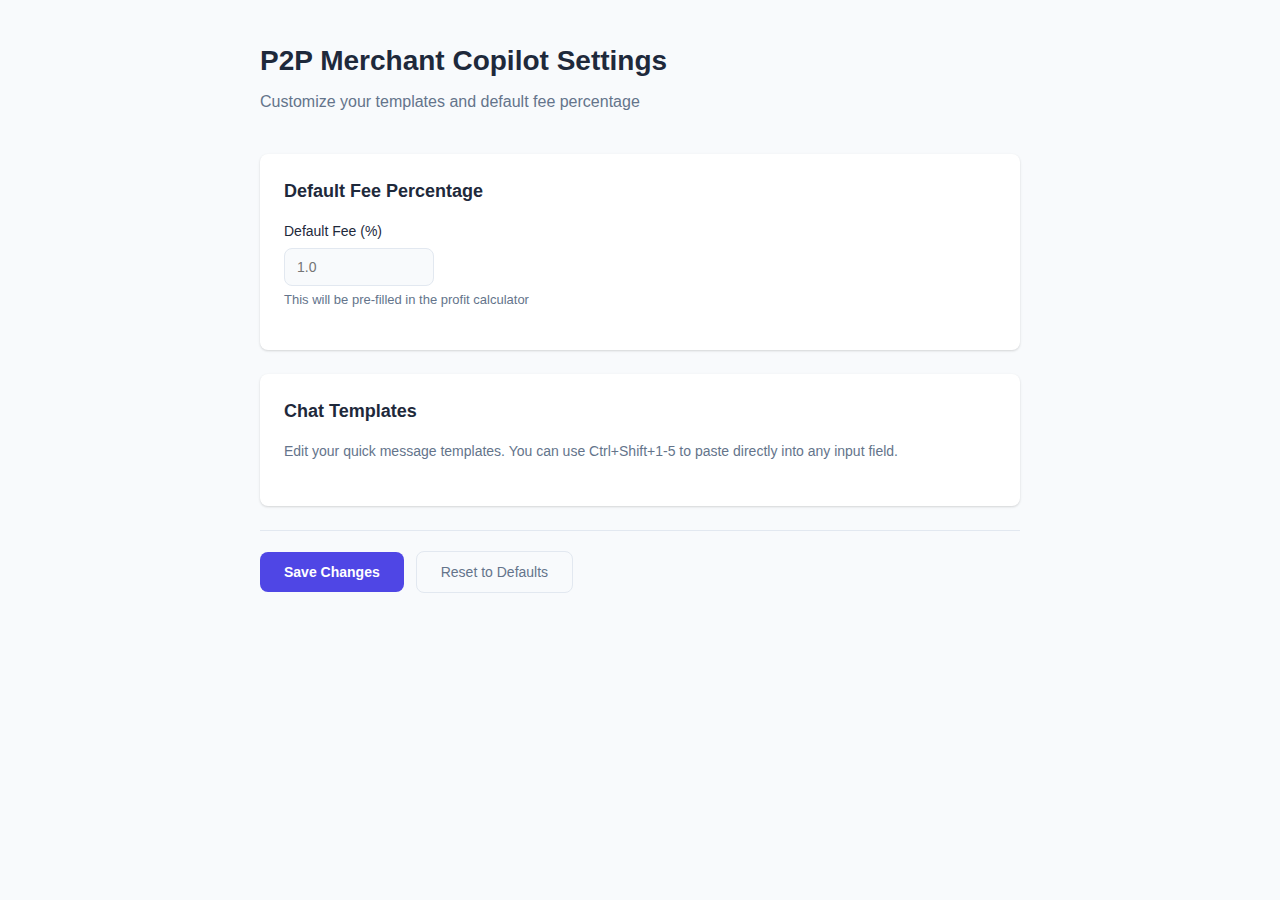
<file: options.html>
<!DOCTYPE html>
<html lang="en">
<head>
  <meta charset="UTF-8">
  <meta name="viewport" content="width=device-width, initial-scale=1.0">
  <title>P2P Merchant Copilot - Settings</title>
  <link rel="stylesheet" href="options.css">
</head>
<body>
  <div class="container">
    <header>
      <h1>P2P Merchant Copilot Settings</h1>
      <p>Customize your templates and default fee percentage</p>
    </header>
    
    <main>
      <section class="settings-section">
        <h2>Default Fee Percentage</h2>
        <div class="form-group">
          <label for="default-fee">Default Fee (%)</label>
          <input type="number" id="default-fee" step="0.01" min="0" max="100" placeholder="1.0">
          <span class="help-text">This will be pre-filled in the profit calculator</span>
        </div>
      </section>
      
      <section class="settings-section">
        <h2>Chat Templates</h2>
        <p class="section-description">Edit your quick message templates. You can use Ctrl+Shift+1-5 to paste directly into any input field.</p>
        
        <div id="templates-container" class="templates-container">
          <!-- Templates will be populated here -->
        </div>
      </section>
    </main>
    
    <footer>
      <button id="save-btn" class="btn-primary">Save Changes</button>
      <button id="reset-btn" class="btn-secondary">Reset to Defaults</button>
      <span id="status-message" class="status-message"></span>
    </footer>
  </div>
  
  <script src="options.js"></script>
</body>
</html>
</file>
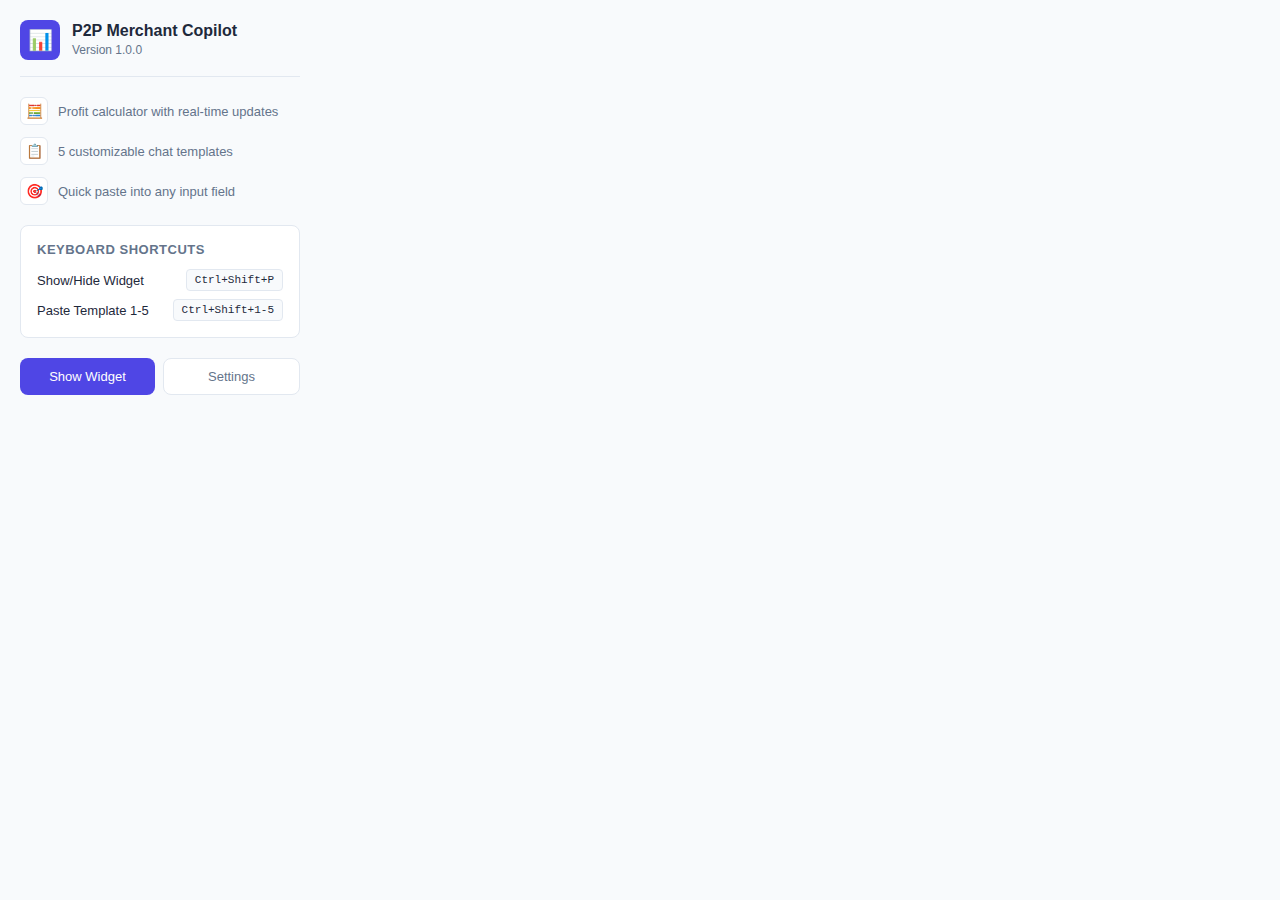
<file: popup.html>
<!DOCTYPE html>
<html lang="en">
<head>
  <meta charset="UTF-8">
  <meta name="viewport" content="width=device-width, initial-scale=1.0">
  <title>P2P Merchant Copilot</title>
  <style>
    :root {
      --bg-primary: #ffffff;
      --bg-secondary: #f8fafc;
      --text-primary: #1e293b;
      --text-secondary: #64748b;
      --accent-primary: #4f46e5;
      --accent-hover: #4338ca;
      --border-color: #e2e8f0;
      --success: #10b981;
      --radius: 8px;
      --font: -apple-system, BlinkMacSystemFont, 'Segoe UI', Roboto, 'Helvetica Neue', Arial, sans-serif;
    }

    @media (prefers-color-scheme: dark) {
      :root {
        --bg-primary: #0f172a;
        --bg-secondary: #1e293b;
        --text-primary: #f1f5f9;
        --text-secondary: #94a3b8;
        --border-color: #334155;
        --accent-primary: #6366f1;
        --accent-hover: #818cf8;
      }
    }

    * {
      box-sizing: border-box;
    }

    body {
      width: 320px;
      margin: 0;
      padding: 0;
      font-family: var(--font);
      background: var(--bg-secondary);
      color: var(--text-primary);
    }

    .container {
      padding: 20px;
    }

    header {
      display: flex;
      align-items: center;
      gap: 12px;
      margin-bottom: 20px;
      padding-bottom: 16px;
      border-bottom: 1px solid var(--border-color);
    }

    .icon {
      width: 40px;
      height: 40px;
      background: var(--accent-primary);
      border-radius: var(--radius);
      display: flex;
      align-items: center;
      justify-content: center;
      font-size: 20px;
    }

    h1 {
      margin: 0;
      font-size: 16px;
      font-weight: 600;
    }

    .version {
      font-size: 12px;
      color: var(--text-secondary);
    }

    .features {
      display: flex;
      flex-direction: column;
      gap: 12px;
      margin-bottom: 20px;
    }

    .feature-item {
      display: flex;
      align-items: center;
      gap: 10px;
      font-size: 13px;
      color: var(--text-secondary);
    }

    .feature-icon {
      width: 28px;
      height: 28px;
      background: var(--bg-primary);
      border-radius: 6px;
      display: flex;
      align-items: center;
      justify-content: center;
      font-size: 14px;
      border: 1px solid var(--border-color);
    }

    .shortcuts {
      background: var(--bg-primary);
      border-radius: var(--radius);
      padding: 16px;
      margin-bottom: 20px;
      border: 1px solid var(--border-color);
    }

    .shortcuts h3 {
      margin: 0 0 12px 0;
      font-size: 13px;
      font-weight: 600;
      color: var(--text-secondary);
      text-transform: uppercase;
      letter-spacing: 0.5px;
    }

    .shortcut-list {
      display: flex;
      flex-direction: column;
      gap: 8px;
    }

    .shortcut-item {
      display: flex;
      justify-content: space-between;
      align-items: center;
      font-size: 13px;
    }

    .shortcut-key {
      background: var(--bg-secondary);
      padding: 4px 8px;
      border-radius: 4px;
      font-family: 'Courier New', monospace;
      font-size: 11px;
      border: 1px solid var(--border-color);
    }

    .actions {
      display: flex;
      gap: 8px;
    }

    .btn {
      flex: 1;
      padding: 10px 16px;
      border-radius: var(--radius);
      font-size: 13px;
      font-weight: 500;
      cursor: pointer;
      border: none;
      font-family: var(--font);
      transition: all 0.2s;
    }

    .btn-primary {
      background: var(--accent-primary);
      color: white;
    }

    .btn-primary:hover {
      background: var(--accent-hover);
    }

    .btn-secondary {
      background: var(--bg-primary);
      color: var(--text-secondary);
      border: 1px solid var(--border-color);
    }

    .btn-secondary:hover {
      background: var(--bg-secondary);
      color: var(--text-primary);
    }

    .status {
      margin-top: 12px;
      padding: 10px;
      border-radius: var(--radius);
      font-size: 13px;
      text-align: center;
      display: none;
    }

    .status.show {
      display: block;
    }

    .status.success {
      background: rgba(16, 185, 129, 0.1);
      color: var(--success);
    }
  </style>
</head>
<body>
  <div class="container">
    <header>
      <div class="icon">📊</div>
      <div>
        <h1>P2P Merchant Copilot</h1>
        <span class="version">Version 1.0.0</span>
      </div>
    </header>

    <div class="features">
      <div class="feature-item">
        <div class="feature-icon">🧮</div>
        <span>Profit calculator with real-time updates</span>
      </div>
      <div class="feature-item">
        <div class="feature-icon">📋</div>
        <span>5 customizable chat templates</span>
      </div>
      <div class="feature-item">
        <div class="feature-icon">🎯</div>
        <span>Quick paste into any input field</span>
      </div>
    </div>

    <div class="shortcuts">
      <h3>Keyboard Shortcuts</h3>
      <div class="shortcut-list">
        <div class="shortcut-item">
          <span>Show/Hide Widget</span>
          <span class="shortcut-key">Ctrl+Shift+P</span>
        </div>
        <div class="shortcut-item">
          <span>Paste Template 1-5</span>
          <span class="shortcut-key">Ctrl+Shift+1-5</span>
        </div>
      </div>
    </div>

    <div class="actions">
      <button class="btn btn-primary" id="show-widget">Show Widget</button>
      <button class="btn btn-secondary" id="open-settings">Settings</button>
    </div>

    <div id="status" class="status"></div>
  </div>

  <script src="popup.js"></script>
</body>
</html>
</file>
<file: options.css>
:root {
  --bg-primary: #ffffff;
  --bg-secondary: #f8fafc;
  --bg-hover: #f1f5f9;
  --text-primary: #1e293b;
  --text-secondary: #64748b;
  --border-color: #e2e8f0;
  --accent-primary: #4f46e5;
  --accent-hover: #4338ca;
  --success: #10b981;
  --warning: #f59e0b;
  --error: #ef4444;
  --shadow: 0 1px 3px 0 rgba(0, 0, 0, 0.1), 0 1px 2px 0 rgba(0, 0, 0, 0.06);
  --shadow-lg: 0 10px 15px -3px rgba(0, 0, 0, 0.1), 0 4px 6px -2px rgba(0, 0, 0, 0.05);
  --radius: 8px;
  --font: -apple-system, BlinkMacSystemFont, 'Segoe UI', Roboto, 'Helvetica Neue', Arial, sans-serif;
}

@media (prefers-color-scheme: dark) {
  :root {
    --bg-primary: #0f172a;
    --bg-secondary: #1e293b;
    --bg-hover: #334155;
    --text-primary: #f1f5f9;
    --text-secondary: #94a3b8;
    --border-color: #334155;
    --accent-primary: #6366f1;
    --accent-hover: #818cf8;
    --shadow: 0 1px 3px 0 rgba(0, 0, 0, 0.3), 0 1px 2px 0 rgba(0, 0, 0, 0.2);
    --shadow-lg: 0 10px 15px -3px rgba(0, 0, 0, 0.3), 0 4px 6px -2px rgba(0, 0, 0, 0.2);
  }
}

* {
  box-sizing: border-box;
}

body {
  margin: 0;
  padding: 0;
  font-family: var(--font);
  background: var(--bg-secondary);
  color: var(--text-primary);
  line-height: 1.5;
}

.container {
  max-width: 800px;
  margin: 0 auto;
  padding: 40px 20px;
}

header {
  margin-bottom: 40px;
}

header h1 {
  margin: 0 0 8px 0;
  font-size: 28px;
  font-weight: 700;
  color: var(--text-primary);
}

header p {
  margin: 0;
  color: var(--text-secondary);
  font-size: 16px;
}

.settings-section {
  background: var(--bg-primary);
  border-radius: var(--radius);
  padding: 24px;
  margin-bottom: 24px;
  box-shadow: var(--shadow);
}

.settings-section h2 {
  margin: 0 0 16px 0;
  font-size: 18px;
  font-weight: 600;
  color: var(--text-primary);
}

.section-description {
  margin: 0 0 20px 0;
  color: var(--text-secondary);
  font-size: 14px;
}

.form-group {
  margin-bottom: 16px;
}

.form-group label {
  display: block;
  font-size: 14px;
  font-weight: 500;
  color: var(--text-primary);
  margin-bottom: 6px;
}

.form-group input[type="number"] {
  width: 150px;
  padding: 10px 12px;
  border: 1px solid var(--border-color);
  border-radius: var(--radius);
  background: var(--bg-secondary);
  color: var(--text-primary);
  font-size: 14px;
  font-family: var(--font);
}

.form-group input[type="number"]:focus {
  outline: none;
  border-color: var(--accent-primary);
  box-shadow: 0 0 0 3px rgba(99, 102, 241, 0.1);
}

.help-text {
  display: block;
  font-size: 13px;
  color: var(--text-secondary);
  margin-top: 4px;
}

.templates-container {
  display: flex;
  flex-direction: column;
  gap: 12px;
}

.template-item {
  display: flex;
  flex-direction: column;
  gap: 8px;
  padding: 16px;
  background: var(--bg-secondary);
  border-radius: var(--radius);
  border: 1px solid var(--border-color);
}

.template-header {
  display: flex;
  justify-content: space-between;
  align-items: center;
}

.template-number {
  font-size: 13px;
  font-weight: 600;
  color: var(--accent-primary);
  background: rgba(99, 102, 241, 0.1);
  padding: 4px 10px;
  border-radius: 20px;
}

.template-shortcut {
  font-size: 12px;
  color: var(--text-secondary);
}

.template-item textarea {
  width: 100%;
  min-height: 80px;
  padding: 12px;
  border: 1px solid var(--border-color);
  border-radius: var(--radius);
  background: var(--bg-primary);
  color: var(--text-primary);
  font-size: 14px;
  font-family: var(--font);
  resize: vertical;
}

.template-item textarea:focus {
  outline: none;
  border-color: var(--accent-primary);
  box-shadow: 0 0 0 3px rgba(99, 102, 241, 0.1);
}

footer {
  display: flex;
  gap: 12px;
  align-items: center;
  flex-wrap: wrap;
  padding-top: 20px;
  border-top: 1px solid var(--border-color);
}

.btn-primary {
  padding: 12px 24px;
  background: var(--accent-primary);
  color: white;
  border: none;
  border-radius: var(--radius);
  font-size: 14px;
  font-weight: 600;
  cursor: pointer;
  transition: background 0.2s;
  font-family: var(--font);
}

.btn-primary:hover {
  background: var(--accent-hover);
}

.btn-secondary {
  padding: 12px 24px;
  background: var(--bg-secondary);
  color: var(--text-secondary);
  border: 1px solid var(--border-color);
  border-radius: var(--radius);
  font-size: 14px;
  font-weight: 500;
  cursor: pointer;
  transition: all 0.2s;
  font-family: var(--font);
}

.btn-secondary:hover {
  background: var(--bg-hover);
  color: var(--text-primary);
}

.status-message {
  font-size: 14px;
  font-weight: 500;
  opacity: 0;
  transition: opacity 0.3s;
}

.status-message.show {
  opacity: 1;
}

.status-message.success {
  color: var(--success);
}

.status-message.error {
  color: var(--error);
}
</file>
